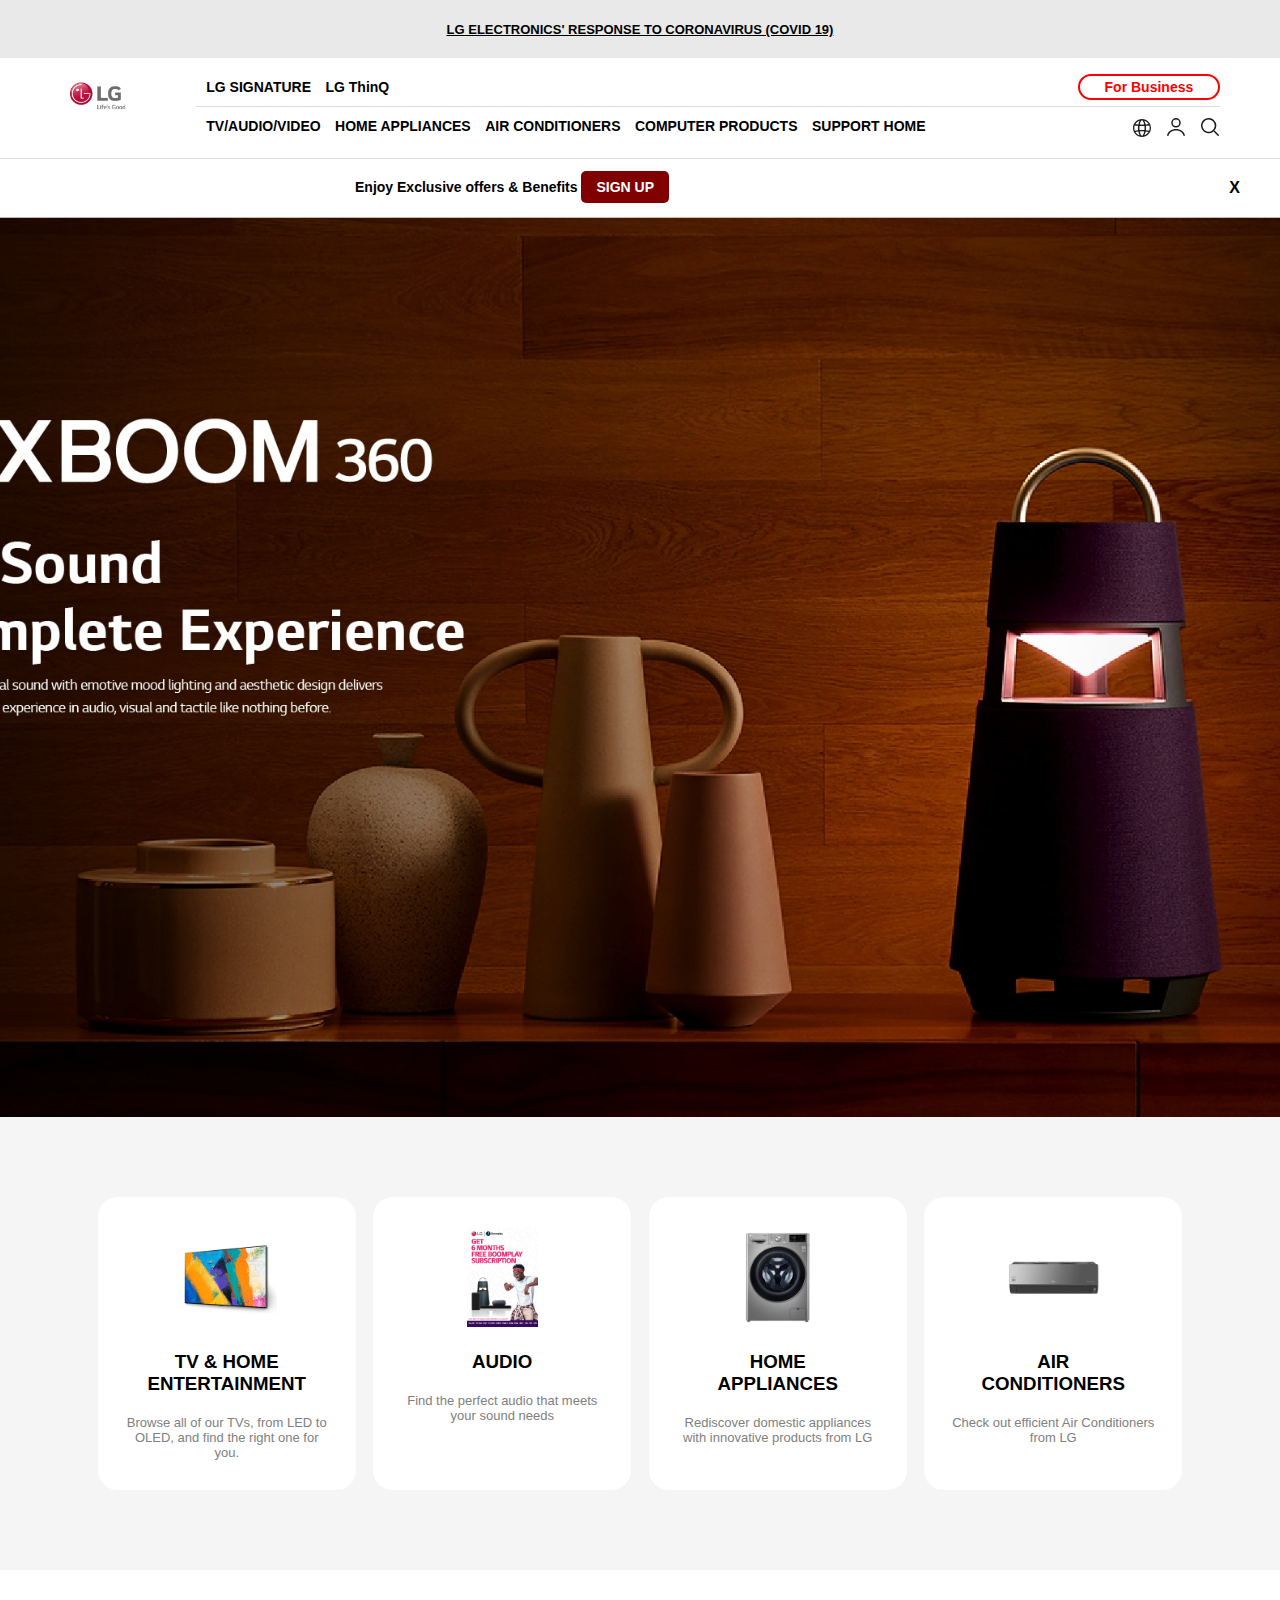
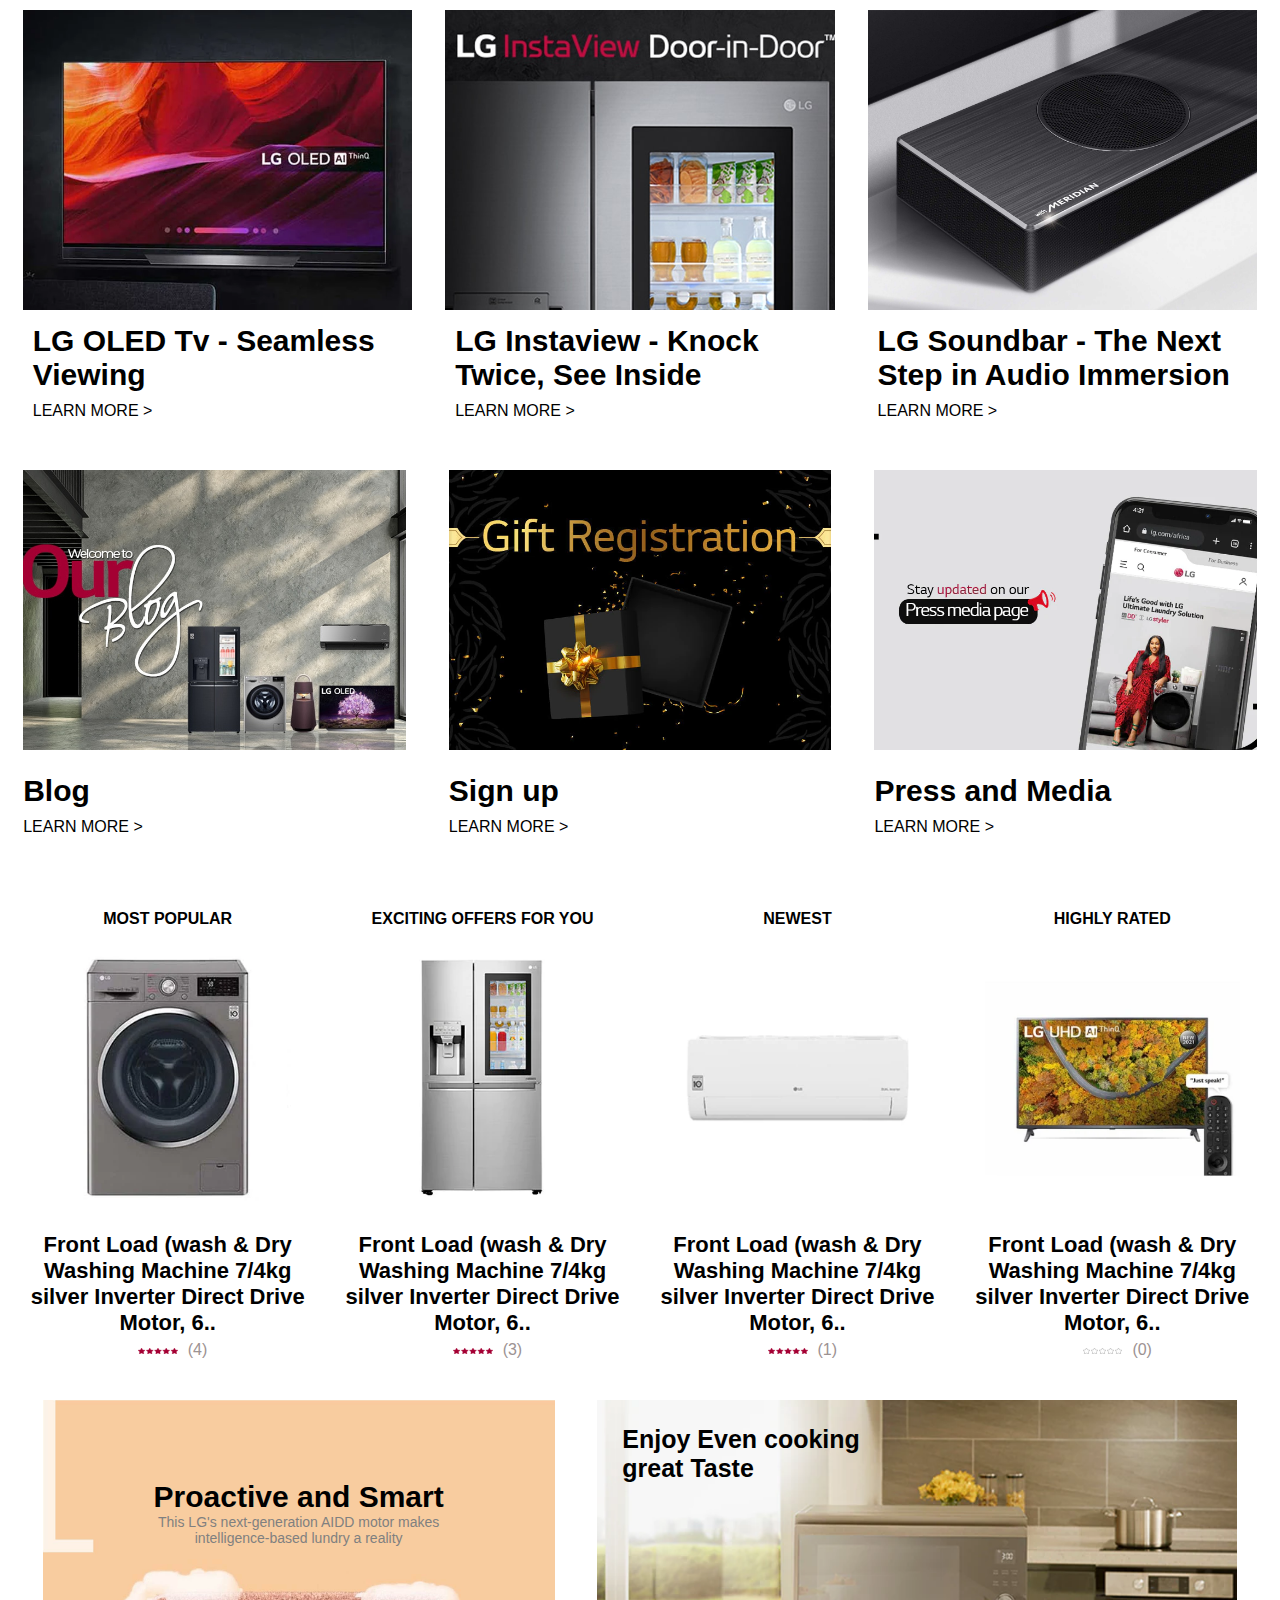
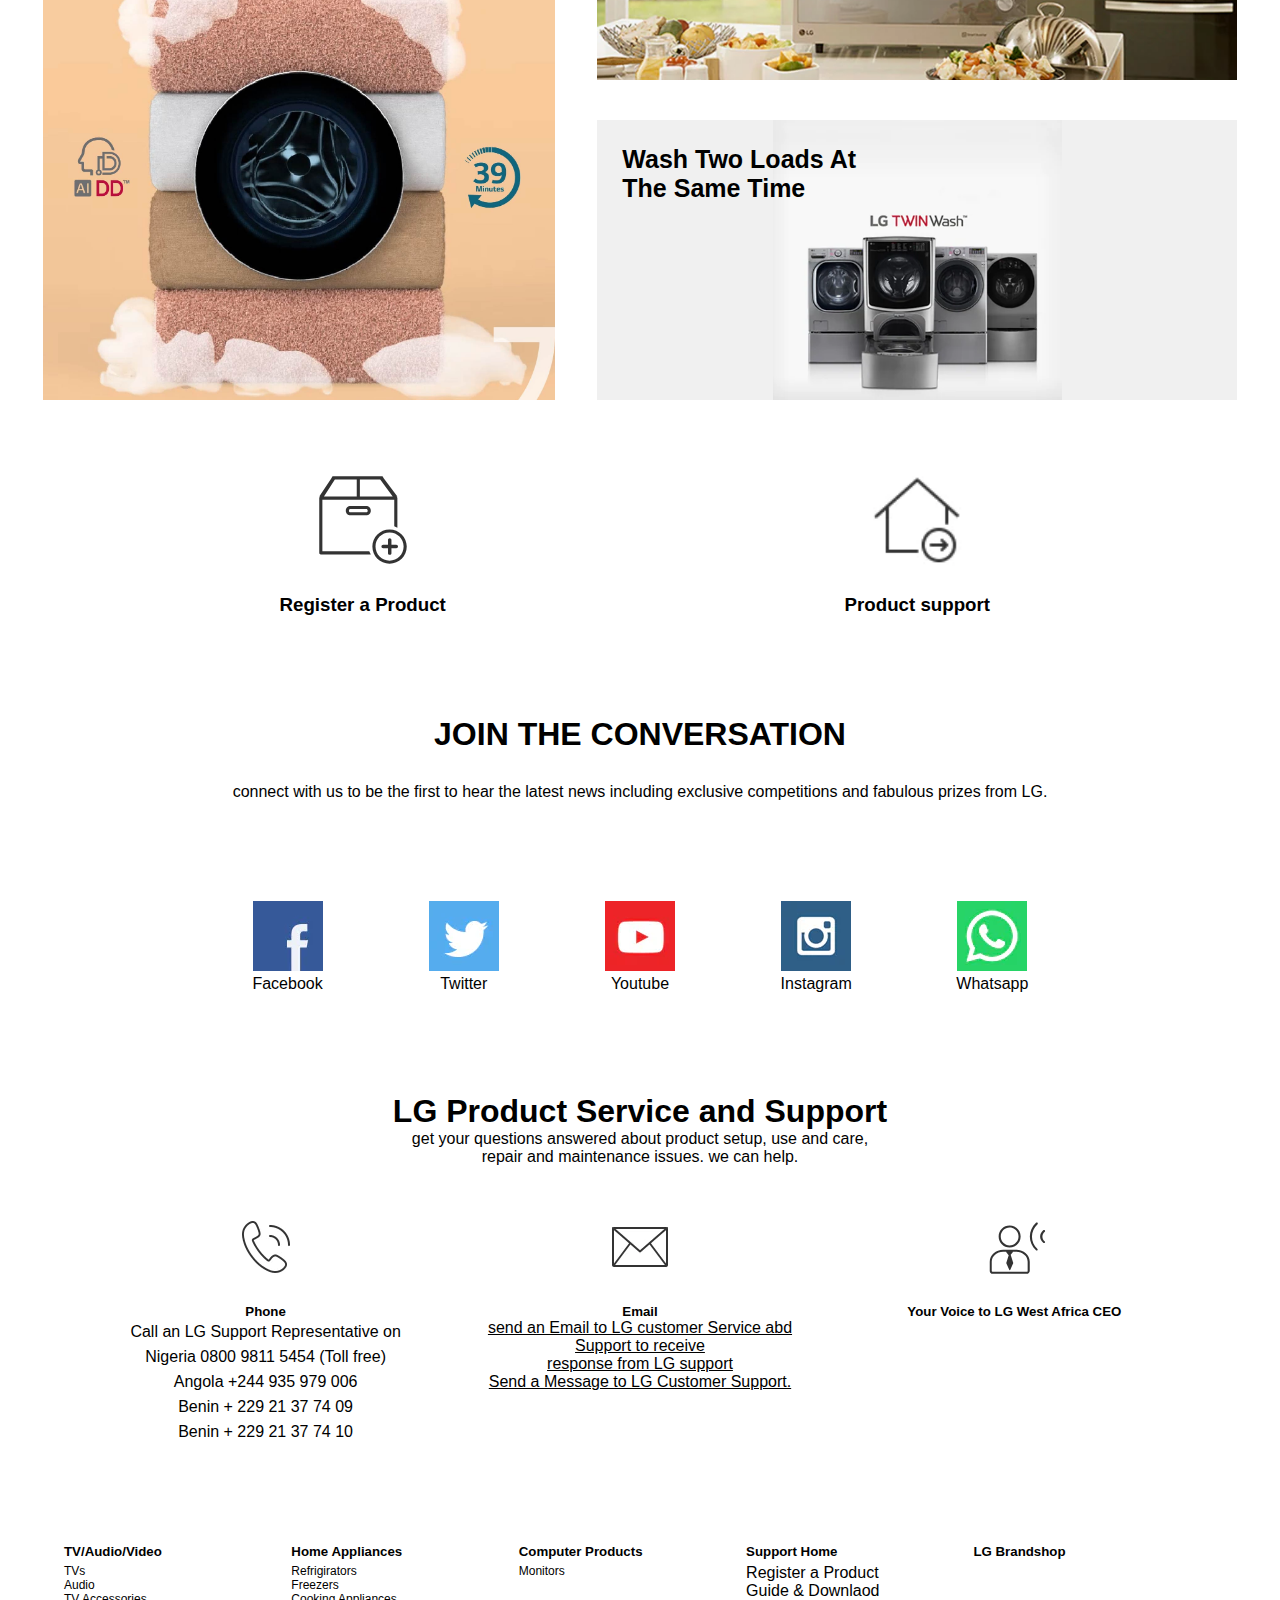
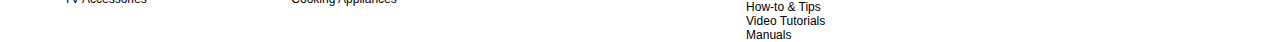
<file: index.html>
<!DOCTYPE html>
<html lang="en">
<head>
    <meta charset="UTF-8">
    <meta http-equiv="X-UA-Compatible" content="IE=edge">
    <meta name="viewport" content="width=device-width, initial-scale=1.0">
    <title>Document</title>
    <link rel="stylesheet" href="./CSS/main.css">
</head>
<body>
    <!-- Mobile navigation starts -->
    <div class="mobile-nav">
        <div class="row-1">
            <div class="col-1">For Consumer</div>
            <div class="col-2">For Business</div>
        </div>
        <div class="row-2">
            <div class="col-1">
                <img src="img/img19.svg" alt="">
                <img src="img/img20.webp" alt="">
            </div>
            <div class="col-2">
                <img src="img/logo.jpg" alt="">
            </div>
            <div class="col-3">
                <img src="img/img28.svg" alt="">
            </div>
        </div>
    </div>
<!-- Mobile Navigation ends -->
    <div class="top_display">
        <a href="#">LG ELECTRONICS' RESPONSE TO CORONAVIRUS (COVID 19)</a>
    </div>
    <!-- Navigation Links Starts here -->
    <div class="nav">
        <div class="logo">
            <img src="img/logo.jpg" alt="lg Logo">
        </div>
        <div class="nav-links">
            <div class="top-links">
                <div class="links">
                    <a href="#">LG SIGNATURE</a>
                    <a href="#">LG ThinQ </a>
                </div>
                <div class="links">
                    <a href="#" class="btn-business">For Business</a>
                </div>
            </div>
            <div class="bottom-links">
                <div class="links">
                    <a href="#" class="desktop_view_link">TV/AUDIO/VIDEO</a>
                    <a href="#" class="desktop_view_link">HOME APPLIANCES</a>
                    <a href="#" class="desktop_view_link">AIR CONDITIONERS</a>
                    <a href="#" class="desktop_view_link">COMPUTER PRODUCTS</a>
                    <a href="#" class="small_desktop_view_link">PRODUCTS</a>
                    <a href="#">SUPPORT HOME</a>
                </div>
                <div class="links">
                    <img src="img/language-black.svg" alt="language svg icon">
                    <img src="img/login-nero.svg" alt="login nero icon">
                    <img src="img/search-nero.svg" alt="search nero icon">
                </div>
            </div>
        </div>
    </div>
    <!-- Navigation Ends here -->

    <!-- Row-1 Starts here -->
    <div class="row-1">
        <div class="col-1">
            <p>Enjoy Exclusive offers & Benefits <span><a href="#">SIGN UP</a></span></p>
        </div>
        <div class="col-2">
            <div class="close">X</div>
        </div>
    </div>
<!-- Row-1 Ends here -->

<!-- Row-2 Starts here -->
    <div class="row-2">

    </div>
    <!-- Row-2 Ends here -->

<!-- the Row-3 starts here -->
    <div class="row-3">
        <div class="inner">
            <div class="col">
                <img src="img/img1.webp" alt="">
                <h3>TV & HOME ENTERTAINMENT</h3>
                <p>Browse all of our TVs, from LED to OLED, and find the right one for you.</p>
            </div>

            <div class="col">
                <img src="img/img2.webp" alt="">
                <h3>AUDIO</h3>
                <p>Find the perfect audio that meets your sound needs</p>
            </div>

            <div class="col small_screen">
                <img src="img/img3.webp" alt="">
                <h3>HOME APPLIANCES</h3>
                <p>Rediscover domestic appliances with innovative products from LG</p>
            </div>

            <div class="col small_screen">
                <img src="img/img4.webp" alt="">
                <h3>AIR CONDITIONERS</h3>
                <p>Check out efficient Air Conditioners from LG</p>
            </div>
        </div>
    </div>
    <!-- Row-3 ends here  -->

    <!-- Row-4 Starts here -->
    <div class="row-4">
        <div class="col col-1">
            <img src="img/img5.webp" alt="">
            <h3>LG OLED Tv - Seamless Viewing</h3>
            <a href="#">LEARN MORE ></a>
        </div>

        <div class="col">
            <img src="img/img6.jpg" alt="">
            <h3>LG Instaview - Knock Twice, See Inside</h3>
            <a href="#">LEARN MORE ></a>
        </div>

        <div class="col">
            <img src="img/img7.jpg" alt="">
            <h3>LG Soundbar - The Next Step in Audio Immersion</h3>
            <a href="#">LEARN MORE ></a>
        </div>
    </div>

    <!-- Row-5 Starts -->
    <div class="row-5">
        <div class="col">
            <img src="img/img8.jpg" alt="">
            <h3>Blog</h3>
            <a href="#>">LEARN MORE ></a>
        </div>

        <div class="col">
            <img src="img/img9.webp" alt="">
            <h3>Sign up</h3>
            <a href="#">LEARN MORE ></a>
        </div>

        <div class="col">
            <img src="img/img10.webp" alt="">
            <h3>Press and Media</h3>
            <a href="#">LEARN MORE ></a>
        </div>
    </div>
    <!-- Row-5 ends  -->
    
    <!-- Row-6 starts -->
    <div class="row-6">
        <div class="col">
            <a href="#"><h4>MOST POPULAR</h4></a>
            <img src="img/img11.webp" alt="">
            <h3>Front Load (wash & Dry Washing Machine 7/4kg silver Inverter Direct Drive Motor, 6.. </h3>
           
            <div class="star">
                <img src="img/star-carmine.svg" alt="">
            <span>(4)</span>
            </div>
            <div class="where">
                <h3><a href="#"> WHERE TO BUY</a></h3>
                <p>COMPARE</p>
            </div>
        </div>

        <div class="col small">
            <a href="#"><h4>EXCITING OFFERS FOR YOU</h4></a>
            <img class="small" src="img/img12.webp" alt="">
            <h3 class="small">Front Load (wash & Dry Washing Machine 7/4kg silver Inverter Direct Drive Motor, 6.. </h3>
            
            <div class="star small"><img src="img/star-carmine.svg" alt="">
                <span class="small">(3)</span></div>
        </div>

        <div class="col small">
            <a href="#"><h4>NEWEST</h4></a>
            <img src="img/img13.webp" alt="">
            <h3>Front Load (wash & Dry Washing Machine 7/4kg silver Inverter Direct Drive Motor, 6.. </h3>
            
            <div class="star"><img src="img/star-carmine.svg" alt="">
                <span>(1)</span></div>
            
        </div>

        <div class="col small">
            <a href="#"><h4>HIGHLY RATED</h4></a>
            <img src="img/img14.webp" alt="">
            <h3>Front Load (wash & Dry Washing Machine 7/4kg silver Inverter Direct Drive Motor, 6.. </h3>
            
            <div class="star">
                <img src="img/star-white.svg" alt="">
                <span>(0)</span>
            </div>
        </div>
    </div>
    <!-- Row-6 ends here -->

    <!-- Row-7 Starts here -->
    <div class="row-7">
        <div class="col-1">
            <h1>Proactive and Smart</h1>
            <p>This LG's next-generation AIDD motor makes <br> intelligence-based lundry a reality
            </p>
        </div>
        <div class="col-2">
            <div class="top">
                <h1>Enjoy Even cooking <br> great Taste</h1>
            </div>
            <div class="bottom">
                <h1>Wash Two Loads At <br> The Same Time</h1>
            </div>
        </div>
    </div>
<!-- Row-7 Ends -->
<!-- Row-8 starts -->
        <div class="row-8">
            <div class="col">
                <img src="img/img19.svg" alt="">
                <h3>Register a Product</h3>
            </div>
            <div class="col">
                <img src="img/img20.webp" alt="">
                <h3>Product support</h3>
            </div>
        </div>
        <div class="row-9">
            <h1>JOIN THE CONVERSATION</h1>
            <p>connect with us to be the first to hear the latest news including exclusive competitions and 
                fabulous prizes from LG.
            </p>
        </div>
        <div class="row-10">
            <div class="col">
                <img src="img/img21.webp" alt="">
                <p>Facebook</p>
            </div>
            <div class="col">
                <img src="img/img22.webp" alt="">
                <p>Twitter</p>
            </div>
            <div class="col">
                <img src="img/img23.webp" alt="">
                <p>Youtube</p>
            </div>
            <div class="col">
                <img src="img/img24.webp" alt="">
                <p>Instagram</p>
            </div>
            <div class="col">
                <img src="img/img25.webp" alt="">
                <p>Whatsapp</p>
            </div>
        </div>

        <div class="row-11">
            <h1>LG Product Service and Support</h1>
            <p>get your questions answered about product setup, use and care, <br>
            repair and maintenance issues. we can help.</p>
        </div>

        <div class="row-12">
            <div class="col">
                <img src="img/img26.webp" alt="">
                <h5>Phone</h5>
                <p>Call an LG Support Representative on <br>
                Nigeria 0800 9811 5454 (Toll free) <br>
                Angola +244 935 979 006 <br>
                Benin + 229 21 37 74 09 <br>
                Benin + 229 21 37 74 10 <br>
                </p>
            </div>
            <div class="col">
                <img src="img/img27.webp" alt="">
                <h5>Email</h5>
                <a href="#">send an Email to LG customer Service abd Support to receive <br>
                response from LG support <br>
            Send a Message to LG Customer Support. </a>
            </div>
            <div class="col">
                <img src="img/img28.svg" alt="">
                <h5>Your Voice to LG West Africa CEO</h5>
            </div>
        </div>

        <div class="footer">
            <div class="col">
                <h5>TV/Audio/Video</h5>
                <ul>
                    <li><a href="#">TVs</a></li>
                    <li><a href="#">Audio</a></li>
                    <li><a href="#">TV Accessories</a></li>
                </ul>
            </div>
            <div class="col">
                <h5>Home Appliances</h5>
                <ul>
                    <li><a href="#">Refrigirators</a></li>
                <li><a href="#">Freezers</a></li>
                <li><a href="#">Cooking Appliances</a></li>
                </ul>
            </div>
            <div class="col">
                <h5>Computer Products</h5>
                <ul>
                    <li><a href="#">Monitors</a></li>
                </ul>
                
            </div>
            <div class="col">
                <h5>Support Home</h5>
                <p>Register a Product</p>
                <p>Guide & Downlaod</p>
                <ul>
                    <li><a href="#">How-to & Tips</a></li>
                    <li><a href="#">Video Tutorials</a></li>
                    <li><a href="#">Manuals</a></li>
                </ul>
            </div>
            <div class="col">
                <h5>LG Brandshop</h5>
            </div>
        </div>
</body>
</html>
</file>
<file: CSS/main.css>
*{
    padding: 0;
    margin: 0;
    font-family: Arial, Helvetica, sans-serif;
    box-sizing: border-box;
} 
/* Top-Display */
.top_display{
    width: 100%;
    text-align: center;
    padding: 20px;
    height: auto;
    background-color: rgb(233, 233, 233);
}
.top_display a{
    text-decoration: underline;
    width: 700;
    font-size: 13px;
    color: black;
    font-weight: bold;
}
/* navigation start */
.mobile-nav{
    display: none;
}
.nav{
    width: 100%;
    display: flex;
    justify-content: space-evenly;
}
.nav .logo{
    width: 6%;
    padding: 10px;
    height: 100px;
    text-align: right;
}
.nav .logo img{
    width: 100%;
    object-fit: contain;
}
.nav .nav-links{
    width: 80%;
}
.nav .nav-links .top-links{
    width: 100%;
    display:flex;
    justify-content: space-between;
    margin-top: 20px;
    padding-bottom: 10px;
}
.nav .nav-links .top-links .btn-business{
    color: red;
    border: 2px solid red;
    padding: 3px 25px;
    border-radius: 40px;
}
.nav .nav-links a{
    text-decoration: none;
    margin-left: 10px;
    font-weight: 600;
    font-size: 14px;
    color: black;
}
.nav .nav-links img{
    margin-left: 10px;
}
.nav .nav-links .bottom-links{
    width: 100%;
    display: flex;
    justify-content: space-between;
    border-top: 1px solid gainsboro;
    padding-top: 10px;
}
.nav .nav-links .bottom-links .small_desktop_view_link{
    display: none;
}
/* navigation end */

/* row1 start */
.row-1{
    width: 100%;
    display: flex;
    justify-content: space-between;
    border-top: 1px solid gainsboro;
}
.row-1 .col-1{
    width: 80%;
    
}
.row-1 .col-1{
    width: 80%;
    text-align: center;
    padding: 20px;
}
.row-1 .col-1 p{
    font-size: 14px;
    font-weight: 600;
}
.row-1 .col-1 a{
    text-decoration: none;
    color: white;
    background-color: maroon;
    padding: 8px 15px;
    border-radius: 5px;
}
.row-1 .col-2{
    padding: 20px;
    padding-right: 40px;
    width: 20%;
    text-align: right;
}
.row-1 .col-2 .close{
    font-weight: 700;
    color: black;
}
/* row-1 ends */

/* row-2 starts */
.row-2{
    width: 100%;
    height: 100vh;
    background-image: url("../img/banner-1.jpg");
    background-repeat: no-repeat;
    background-size: cover;
    background-position: center;
}
/* Row-2 Ends */

/* Row-3 Starts */
.row-3{
    width: 100%;
}
.row-3 .inner{
    width: 100%;
    background-color: #f5f5f5;
    padding: 80px;
    display: flex;
    justify-content: space-evenly;
}
.row-3 .inner .col{
    width: 23%;
    height: auto;
    background-color: rgb(255, 255, 255);
    padding: 30px 25px;
    border-radius: 20px;
    text-align: center;

}
.row-3 .inner .col img{
    height: 100px;
    object-fit: contain;
}
.row-3 .inner .col h3{
        font-weight: 600;
        padding: 20px;
}
.row-3 .inner .col p{
    color: gray;
    font-size: 13px;
}
/* Row-3 Ends */

/* Row-4 Starts here  */
.row-4{
    width: 100%;
    display: flex;
    justify-content: space-evenly;
    margin-top: 30px;
}
.row-4 .col{
    width: 32%;
    height: 300px;
    text-align: left;
    padding: 10px;
}
.row-4 .col img{
    height: 300px;
    object-fit: cover;
    width: 100%;
}
.row-4 .col h3{
    font-size: 30px;
    padding: 10px;
    color: black;
}
.row-4 .col a{
    text-decoration: none;
    color: black;
    margin-left: 10px;
}
/* Row-4 Ends here  */

/* Row-5 starts */
.row-5{
    width: 100%;
    background-color: rgb(255, 255, 255);
    display: flex;
    justify-content: space-evenly;
    margin-top: 150px;
}
.row-5 .col{
    width: 33%;
    height: 300px;
    padding: 10px;
    text-align: left;
}
.row-5 .col img{
    width: 100%;
    height: 300px;
    object-fit: cover;
    padding: 10px;
}
.row-5 .col h3{
    font-size: 30px;
    padding: 10px;
    color: black;
}
.row-5 .col a{
    text-decoration: none;
    color: black;
    margin-left: 10px;
}
/* Row-5 Ends here */

/* Row-6 Starts */
.row-6{
    width: 100%;
    background-color: white;
    display: flex;
    justify-content: space-evenly;
    margin-top: 150px;
}
.row-6 .col{
    width: 23%;
    height: 300px;
    text-align: center;
    padding: 10px;
}
.row-6 .col .where{display: none;}
.row-6 .col a{
    text-decoration: none;
    color: black;
}
.row-6 .col img{
    width: 100%;
    height: 300px;
    object-fit: contain;
    padding: 10px;
}
.row-6 .col .star{
    display: flex;
    justify-content: center;
    text-align: center;
}
.row-6 .col .star span{
    margin-top: 5px;
    padding-right: 50px;
    color: rgb(156, 146, 146);
}
.row-6 .col .star img{
    width: 40%;
    height: 30px;
    object-fit: contain;
    padding-left: 60px;
}
.row-6 .col h3{
    font-size: 22px;
    color: black;
}
.row-7{
    width: 100%;
    display: flex;
    justify-content: space-evenly;
    margin: auto;
    margin-top: 200px;
}
.row-7 .col-1{
    width: 40%;
    height: 600px;
    background-image: url("../img/img16.jpg");
    background-repeat: no-repeat;
    background-size: cover;
    text-align: center;
}
.row-7 .col-1 h1{
    font-size: 30px;
    padding-top: 80px;
}
.row-7 .col-1 p{
    font-size: 14px;
    color: gray;
}
.row-7 .col-2{
    width: 50%;
}
.row-7 .col-2 h1{
    padding: 25px;
    font-size: 25px;
}
.row-7 .col-2 .top{
    width: 100%;
    height: 280px;
    background-image: url("../img/img17.webp");
    background-repeat: no-repeat;
    background-size: cover;
    margin-bottom: 40px;
}
.row-7 .col-2 .bottom{
    width: 100%;
    height: 280px;
    background-image: url("../img/img18.webp");
    background-repeat: no-repeat;
    background-size: contain;
    background-position: center;
    background-color: #f0f0f0;;
}
/* Row-7 ends  */

/* Row 8 starts */
.row-8{
    width: 100%;
    display: flex;
    justify-content: space-evenly;
    margin-top: 70px;
}
.row-8 .col{
    width: 30%;
    text-align: center;
}
.row-8 .col img{
    width: 100%;
    height: 100px;
    object-fit: contain;
    margin-bottom: 20px;
}
/* Row 8 Ends */
.row-9{
    width: 100%;
    text-align: center;
}
.row-9 h1{
    margin-bottom: 30px;
    margin-top: 100px;
}
.row-10{
    width: 70%;
    display: flex;
    margin: auto;
    justify-content: space-evenly;
    margin-top: 100px;
    text-align: center;
}
.row-10 .col{
    width: 18%;
}
.row-10 img{
    object-fit: contain;
}
/* Row-11 Starts */
.row-11{
    text-align: center;
    margin-top: 100px;
    margin-bottom: 50px;
}
.row-12{
    width: 90%;
    display: flex;
    justify-content: space-evenly;
    text-align: center;
    margin: auto;
}
.row-12 .col{
    width: 30%;
}
.row-12 img{
    margin-bottom: 20px;
}
.row-12 .h5{
    margin-bottom: 20px;
}
.row-12 p{
    line-height: 25px;
}
.row-12 a{
    color: black;
}
.footer{
    width: 90%;
    display: flex;
    margin: auto;
    justify-content: start;
    margin-top: 100px;
}
.footer .col{
    width: 18%;
    margin-right: 20px;
}
.footer ul li{
    list-style: none;
    font-size: 12px;
}
.footer ul li a{
    text-decoration: none;
    color: black;
}
.footer .col li a{
    text-decoration: none;
    color: black;
}
.footer ul li a:hover{
    text-decoration: underline;
    color: black;
}
.footer .col h5{
    font-weight: 600;
    margin-bottom: 5px;
}
/* ABOUT PADE CSS STARTS HERE */
.about-row1{
    width: 95%;
    display: grid;
    grid-template-columns: auto auto auto auto;
    margin: auto;
    grid-gap: 20px;
}
.about-row1{
    width: 95%;
    display: grid;
    grid-template-columns: 2fr 1fr;
}
.about-row1{
    grid-template-columns: 200px 300px 100px;
}
/* This is basically to make your site responsive across all screen sizes */
/* use grid-template: repeat(auto-fill, minmax) */
.about-row1{
    width: 80;
    display: grid;
    margin: auto;
    margin-top: 15px;
    grid-template-columns: repeat(auto-fill, minmax(500px, 1fr));
}
.about-row1 .col{
    background-color: grey;
    height: 200px;
}





/* MEDIA QUERY STARTS */
@media (max-width:1024px) {
    .nav .nav-links .bottom-links .links .small_desktop_view_link{
        display: inline;
    }
    .nav .nav-links .bottom-links .desktop_view_link{
        display: none;
    }
    .row-3 .inner .col{width: 47%;}
    .row-3 .inner .small_screen{display: none;}
    .row-1 .col-1{
        width: 80%;
        text-align: left;
        padding: 20px;
    }
    .row-1 .col-1 span{
        display: block;
        margin-top: 15px;
    }
}
@media (max-width:425px) {
    *html{
        box-sizing: border-box;
    }
    .nav{display: none;}
    .row-1{
        display: none;
    }
    .top_display{
        display: none;
    }
    .mobile-nav{
        display: block; 
        background-color: white;
        height: 90px;
    }
.mobile-nav .row-1{
    text-align: center;
    display: flex;
    justify-content: space-evenly;
    width: 100%;
}
.mobile-nav .row-1 .col-1{
    width: 50%;
    padding-top: 10px;
    padding-bottom: 10px;
    font-weight: 600;
}
.mobile-nav .row-1 .col-2{
    width: 50%;
    padding-top: 10px;
    padding-bottom: 10px;
    font-weight: 600;
    background-color: rgb(253, 239, 242);
}

.mobile-nav .row-2{
    text-align: center;
    display: flex;
    justify-content: space-between;
    background-color: white;
    background-image: none;
    width: 100%;
    height: auto;
}
.mobile-nav .row-2 img{
    width: 30px;
    height: 30px;
    object-fit: contain;
}
.mobile-nav .row-2 .col-1{
    width: 32%;
    padding-top: 15px;
}
.mobile-nav .row-2 .col-1 img{
    width: 25px;
    height:20px;
}
.mobile-nav .row-2 .col-2{
    width: 32%;
}
.mobile-nav .row-2 .col-2 img{
    width: 40px;
    height:50px;
}
.mobile-nav .row-2 .col-3{
    width: 32%;
    padding-top: 15px;
}
.mobile-nav .row-2 .col-3 img{
    width: 25px;
    height:20px;
}
.row-2{background-position: center left;}
/* .row-3 .inner .col{width: 100%;
    margin-bottom: 15px;
} */
    .row-3 .inner .small_screen{display:none;}
    .row-3 .inner{
        width: 100%;
        background-color: #f5f5f5;
        padding: 20px;
        display: flex;
        justify-content: space-between;
        /* gap: 20px; */
        text-align: center;
        height: auto;
    }
    .row-3 .inner .col{
        width: 49%;
        height: auto;
        background-color: rgb(255, 255, 255);
        padding: 20px;
        border-radius: 20px;
        text-align: center;
    }
    .row-3 .inner .col img{
        height: 100px;
        object-fit: contain;
    }
    .row-3 .inner .col h3{
            font-weight: 400;
            font-size:14px;
    }
    .row-3 .inner .col p{
        color: gray;
        font-size: 13px;
        display: none;
    }
    .row-4{
        width: 100%;
        display: block;
    }
    .row-4 .col{
        width: 100%;
        height: auto;
        text-align:center;
        padding: 10px;
        margin-bottom: 15px;
    }
    .row-4 .col img{
        height: 300px;
        object-fit: cover;
        width: 100%;
    }
    .row-4 .col h3{
        font-size: 20px;
        padding: 10px;
        color: black;
    }
    .row-4 .col a{
        text-decoration: none;
        color: black;
        /* margin-left: 10px; */
    }
    .row-5{
        width: 100%;
        background-color: rgb(255, 255, 255);
        display: block;
        margin-top: 15px;
    }
    .row-5 .col{
        width: 100%;
        height: auto;
        padding: 10px;
        margin: auto;
        text-align: center;
        
    }
    .row-6{
        width: 100%;
        background-color: white;
        display: block;
        justify-content: space-evenly;
        margin: 50px auto;
        height: auto;
    }
    .row-6 .small{display: none;}
    .row-6 .col{
        width: 100%;
        height: 300px;
        text-align: center;
        padding: 10px;
    }
    .row-6 .col a{
        text-decoration: none;
        color: black;
    }
    .row-6 .col img{
        width: 100%;
        height: 300px;
        object-fit: contain;
        padding: 10px;
    }
    .row-6 .col .star span{
        margin-top: 5px;
        padding-right: 50px;
        color: rgb(156, 146, 146);
    }
    .row-6 .col .star img{
        width: 40%;
        height: 30px;
        object-fit: contain;
        padding-left: 60px;
    }
    .row-6 .col h3{
        font-size: 22px;
        color: black;
    }
    .row-6 .col .where{
        display: inline-block;
        padding-inline-start: 10px;
    }
    .row-6 .col .where h3 a{
        font-size: 17px;
        padding: 10px 20px;
        border-radius: 5px;
        border: 1px solid maroon;
        background-color: maroon;
        color: white;
        text-decoration: none;
    }
    .row-6 .col .where p{
        font-size: 15px;
        padding: 10px 20px;
    }

    .row-7{
        width: 100%;
        display: block;
        justify-content: space-evenly;
        margin: auto;
        margin-top: 200px;
    }
    .row-7 .col-1{
        width: 100%;
        height: 600px;
        background-image: url("../img/img16.jpg");
        background-repeat: no-repeat;
        background-size: cover;
        text-align: center;
    }
    .row-7 .col-1 h1{
        font-size: 30px;
        padding-top: 80px;
    }
    .row-7 .col-1 p{
        font-size: 14px;
        color: gray;
    }
    .row-7 .col-2{
        width: 100%;
        margin-bottom: 10px;
    }
    .row-7 .col-2 h1{
        padding: 25px;
        font-size: 25px;
    }
    .row-7 .col-2 .top{
        width: 100%;
        height: 280px;
        background-image: url("../img/img17.webp");
        background-repeat: no-repeat;
        background-size: cover;
        margin-bottom: 10px;
    }
    .row-7 .col-2 .bottom{
        width: 100%;
        height: 280px;
        background-image: url("../img/img18.webp");
        background-repeat: no-repeat;
        background-size: contain;
        background-position: center;
        background-color: #f0f0f0;;
    }
.row-8 {
    display:  block;
}
.row-8 .col{
    display: flex;
    width: 80%;
    margin: auto;
}
.row-8 .col img{
    width: 30%;
}
.row-8 .col h3{
    margin-top: 30px; 
    font-weight: 400;
}
.row-10{
    width: 90%;
}
.row-10 .col{
    width: 14%;
}
.row-10 .col p{
    font-size: 12px;
}
.row-10 .col img{
    width: 90%;
}
.row-12{
    display: block;
}
.row-12 .col{
    width: 80%;
    margin: auto;
    margin-bottom: 20px;
}
.footer{
    display: block;
}
.footer .col{
    width: 80%;
    margin: auto;
    margin-bottom: 20px;
}

}
@media (max-width:425px) {
    .about-row1{
        width: 95;
        display: grid;
        margin: auto;
        grid-template-columns: repeat(auto-fill, minmax(150px, 1fr));
        margin-top: 15px;
    }
    .about-row1 .col{
        background-color: grey;
        height: 100px;
    }
    
}
</file>
